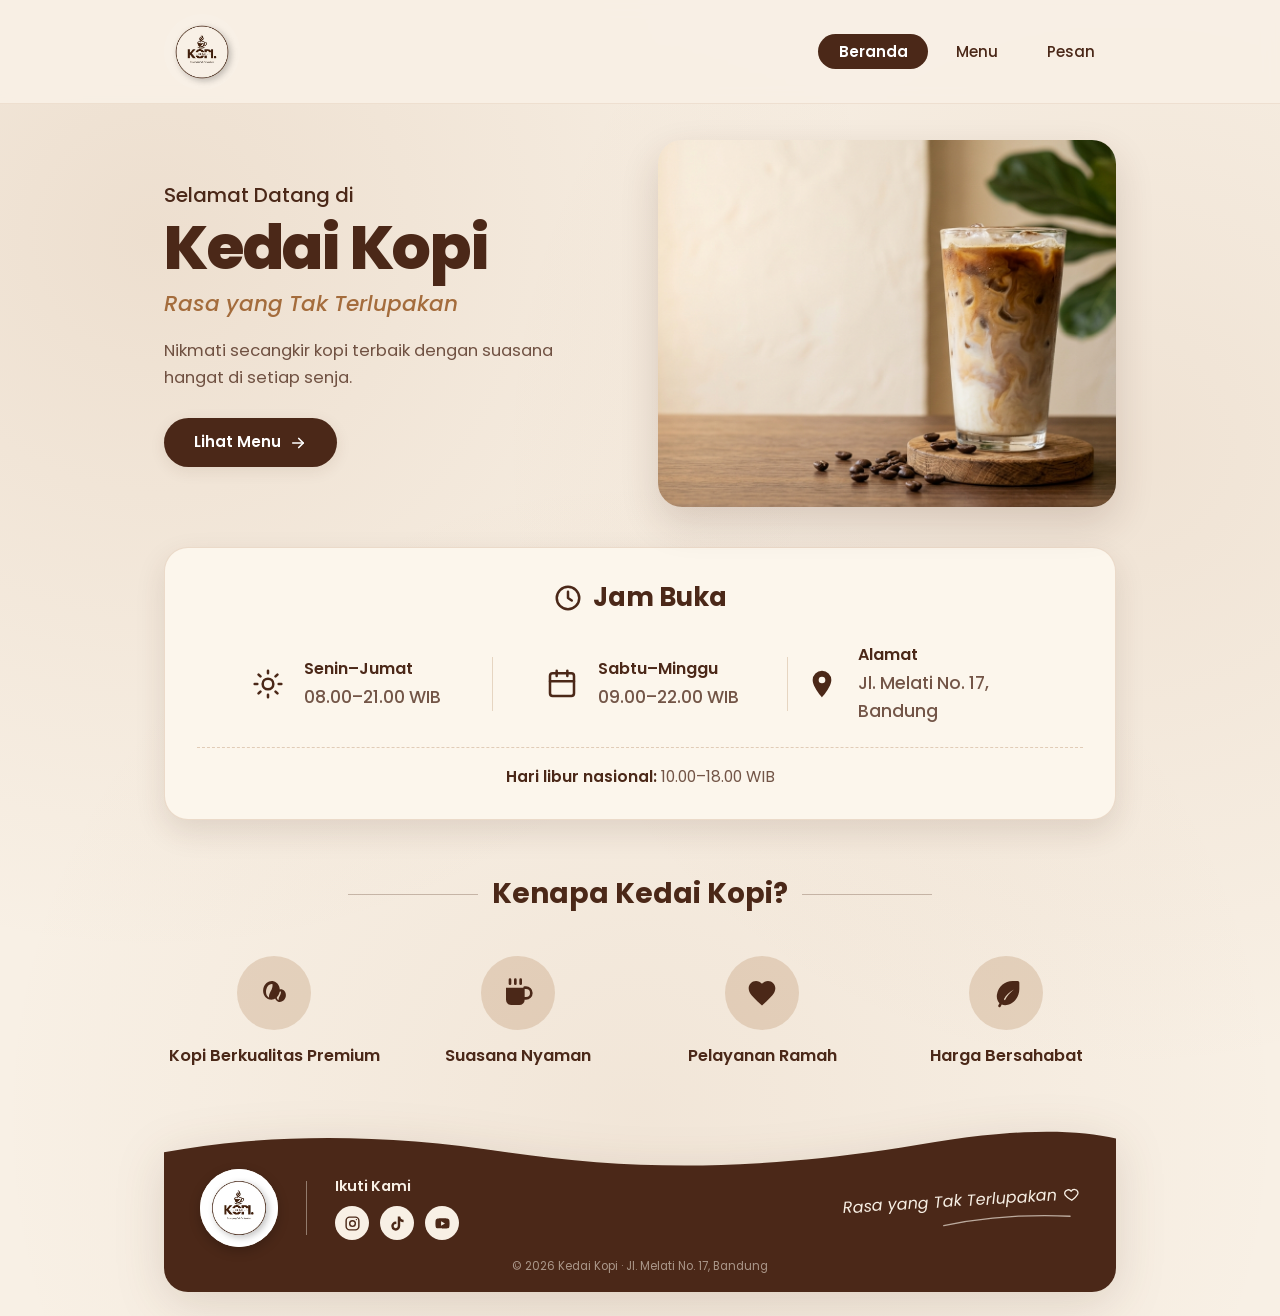
<file: index.html>
<!DOCTYPE html>
<html lang="id">

<head>
  <meta charset="utf-8">
  <meta name="viewport" content="width=device-width, initial-scale=1">
  <title>Kedai Kopi — Beranda</title>
  <link rel="stylesheet" href="css/style.css">
</head>

<body>

  <!-- ===== HEADER ===== -->
  <header class="site-header">
    <div class="container">
      <div class="nav-inner">
        <a href="index.html" class="nav-logo">
          <img src="img/kedai-kopi.jpg" alt="Logo Kedai Kopi — Rasa yang Tak Terlupakan">
        </a>
        <nav aria-label="Navigasi utama">
          <ul class="nav-links">
            <li><a href="index.html" aria-current="page">Beranda</a></li>
            <li><a href="menu.html">Menu</a></li>
            <li><a href="pesan.html">Pesan</a></li>
          </ul>
        </nav>
      </div>
    </div>
  </header>

  <main>

    <!-- ===== HERO SECTION ===== -->
    <section class="hero" aria-labelledby="hero-heading">
      <div class="container">
        <div class="hero-inner">
          <div class="hero-content">
            <p class="hero-eyebrow">Selamat Datang di</p>
            <h1 id="hero-heading" class="hero-title">Kedai Kopi</h1>
            <p class="hero-tagline">Rasa yang Tak Terlupakan</p>
            <p class="hero-desc">Nikmati secangkir kopi terbaik dengan suasana hangat di setiap senja.</p>
            <a href="menu.html" class="btn btn-primary">
              <span>Lihat Menu</span>
              <svg width="18" height="18" viewBox="0 0 24 24" fill="none" stroke="currentColor" stroke-width="2.2"
                stroke-linecap="round" stroke-linejoin="round" aria-hidden="true">
                <path d="M5 12h14" />
                <path d="m13 6 6 6-6 6" />
              </svg>
            </a>
          </div>
          <div class="hero-image-wrap">
            <img src="img/hero-kopi.jpg" alt="Segelas es kopi susu di Kedai Kopi dengan biji kopi di atas meja kayu">
          </div>
        </div>
      </div>
    </section>

    <!-- ===== JAM BUKA SECTION ===== -->
    <section class="jam-buka" aria-labelledby="jam-buka-heading">
      <div class="container">
        <div class="jam-buka-card">

          <div class="jam-card-header">
            <svg width="26" height="26" viewBox="0 0 24 24" fill="none" stroke="currentColor" stroke-width="2"
              stroke-linecap="round" stroke-linejoin="round" aria-hidden="true">
              <circle cx="12" cy="12" r="9" />
              <path d="M12 7v5l3 2" />
            </svg>
            <h2 id="jam-buka-heading" class="jam-card-title">Jam Buka</h2>
          </div>

          <div class="jam-row">
            <div class="jam-item">
              <span class="jam-icon" aria-hidden="true">
                <svg width="26" height="26" viewBox="0 0 24 24" fill="none" stroke="currentColor" stroke-width="1.9"
                  stroke-linecap="round" stroke-linejoin="round">
                  <circle cx="12" cy="12" r="4" />
                  <path
                    d="M12 2v2m0 16v2M4.93 4.93l1.41 1.41m11.32 11.32 1.41 1.41M2 12h2m16 0h2M4.93 19.07l1.41-1.41m11.32-11.32 1.41-1.41" />
                </svg>
              </span>
              <div>
                <p class="jam-label">Senin–Jumat</p>
                <p class="jam-value">08.00–21.00 WIB</p>
              </div>
            </div>

            <div class="jam-divider" role="separator"></div>

            <div class="jam-item">
              <span class="jam-icon" aria-hidden="true">
                <svg width="26" height="26" viewBox="0 0 24 24" fill="none" stroke="currentColor" stroke-width="1.9"
                  stroke-linecap="round" stroke-linejoin="round">
                  <rect x="3" y="4" width="18" height="17" rx="2" />
                  <path d="M16 2v4M8 2v4M3 10h18" />
                </svg>
              </span>
              <div>
                <p class="jam-label">Sabtu–Minggu</p>
                <p class="jam-value">09.00–22.00 WIB</p>
              </div>
            </div>

            <div class="jam-divider" role="separator"></div>

            <div class="jam-item">
              <span class="jam-icon" aria-hidden="true">
                <svg width="26" height="26" viewBox="0 0 24 24" fill="currentColor">
                  <path
                    d="M12 2a7 7 0 0 0-7 7c0 5.25 7 13 7 13s7-7.75 7-13a7 7 0 0 0-7-7Zm0 9.5a2.5 2.5 0 1 1 0-5 2.5 2.5 0 0 1 0 5Z" />
                </svg>
              </span>
              <div>
                <p class="jam-label">Alamat</p>
                <p class="jam-value">Jl. Melati No. 17, Bandung</p>
              </div>
            </div>
          </div>

          <p class="jam-holiday">
            <strong>Hari libur nasional:</strong> 10.00–18.00 WIB
          </p>

        </div>
      </div>
    </section>

    <!-- ===== KEUNGGULAN SECTION ===== -->
    <section class="keunggulan" aria-labelledby="keunggulan-heading">
      <div class="container">
        <h2 id="keunggulan-heading" class="keunggulan-title">Kenapa Kedai Kopi?</h2>
        <ul class="keunggulan-grid">

          <li class="keunggulan-item">
            <div class="keunggulan-badge" aria-hidden="true">
              <svg width="28" height="28" viewBox="0 0 24 24" fill="currentColor">
                <path
                  d="M11.6 3.2C8.3 2.5 4.8 4.9 4 8.7c-.8 3.8 1.3 7.5 4.6 8.2 3.3.7 6.8-1.7 7.6-5.5.8-3.8-1.3-7.5-4.6-8.2Zm-.7 2.2c.2 1.7-.4 3.7-1.4 5.3-.9 1.6-1.5 3.4-1.2 4.8-1.8-.9-2.7-3.4-2.1-6.1.6-2.7 2.5-4.4 4.7-4Z" />
                <path
                  d="M17.8 9.2c-2.2-.5-4.6 1.2-5.2 3.8-.6 2.6.8 5.2 3 5.7 2.2.5 4.6-1.2 5.2-3.8.6-2.6-.8-5.2-3-5.7Zm-.6 1.7c.1 1.1-.3 2.4-.9 3.4-.6 1-1 2.2-.8 3.2-1.2-.6-1.8-2.2-1.4-4 .4-1.7 1.7-2.8 3.1-2.6Z" />
              </svg>
            </div>
            <h3>Kopi Berkualitas Premium</h3>
          </li>

          <li class="keunggulan-item">
            <div class="keunggulan-badge" aria-hidden="true">
              <svg width="28" height="28" viewBox="0 0 24 24" fill="none" stroke="currentColor" stroke-width="2"
                stroke-linecap="round" stroke-linejoin="round">
                <path d="M17 8h1a4 4 0 1 1 0 8h-1" />
                <path d="M3 8h14v9a4 4 0 0 1-4 4H7a4 4 0 0 1-4-4V8z" fill="currentColor" stroke="none" />
                <path d="M6 2v3M10 2v3M14 2v3" />
              </svg>
            </div>
            <h3>Suasana Nyaman</h3>
          </li>

          <li class="keunggulan-item">
            <div class="keunggulan-badge" aria-hidden="true">
              <svg width="28" height="28" viewBox="0 0 24 24" fill="currentColor">
                <path
                  d="M12 21.35 10.55 20.03C5.4 15.36 2 12.28 2 8.5 2 5.42 4.42 3 7.5 3c1.74 0 3.41.81 4.5 2.09C13.09 3.81 14.76 3 16.5 3 19.58 3 22 5.42 22 8.5c0 3.78-3.4 6.86-8.55 11.54L12 21.35Z" />
              </svg>
            </div>
            <h3>Pelayanan Ramah</h3>
          </li>

          <li class="keunggulan-item">
            <div class="keunggulan-badge" aria-hidden="true">
              <svg width="28" height="28" viewBox="0 0 24 24" fill="currentColor">
                <path
                  d="M17 3C11 3 6.2 7.2 5.2 13.1c-.4 2.4.3 4.8 1.9 6.6l-.9 1.6a1 1 0 0 0 1.7 1l.9-1.6c1.5.5 3.1.6 4.7.1 4.9-1.3 8.5-6.1 8.5-11.8V4.2A1.2 1.2 0 0 0 20.8 3H17Zm-6.6 13.7c1.6-3.1 4.2-5.6 7.5-7.3-2.9 2.3-5.2 5-6.7 8-.3-.2-.6-.4-.8-.7Z" />
              </svg>
            </div>
            <h3>Harga Bersahabat</h3>
          </li>

        </ul>
      </div>
    </section>

  </main>

  <!-- ===== FOOTER ===== -->
  <footer class="site-footer">
    <div class="container">
      <div class="footer-card">
        <svg class="footer-wave" viewBox="0 0 1000 72" preserveAspectRatio="none" aria-hidden="true">
          <path class="footer-wave-accent" fill="currentColor" d="M0,44 C120,10 260,16 380,38 C520,62 680,58 840,26 C920,10 968,14 1000,26 L1000,72 L0,72 Z" />
          <path fill="currentColor" d="M0,34 C110,12 230,12 360,34 C510,58 640,54 810,22 C900,6 960,8 1000,18 L1000,72 L0,72 Z" />
        </svg>
        <div class="footer-body">
          <div class="footer-inner">
            <div class="footer-brand">
              <img src="img/kedai-kopi.jpg" alt="Logo Kedai Kopi" class="footer-logo-img">
            </div>

            <div class="footer-divider" role="separator"></div>

            <div class="footer-social">
              <h3>Ikuti Kami</h3>
              <div class="social-icons">
                <span class="social-icon" role="img" aria-label="Instagram Kedai Kopi">
                  <svg width="17" height="17" viewBox="0 0 24 24" fill="none" stroke="currentColor" stroke-width="2"
                    stroke-linecap="round" stroke-linejoin="round" aria-hidden="true">
                    <rect x="3" y="3" width="18" height="18" rx="5" />
                    <circle cx="12" cy="12" r="4" />
                    <circle cx="17.5" cy="6.5" r="1" fill="currentColor" stroke="none" />
                  </svg>
                </span>
                <span class="social-icon" role="img" aria-label="TikTok Kedai Kopi">
                  <svg width="17" height="17" viewBox="0 0 24 24" fill="currentColor" aria-hidden="true">
                    <path
                      d="M19.59 6.69a4.83 4.83 0 0 1-3.77-4.25V2h-3.45v13.67a2.89 2.89 0 1 1-2.88-2.88c.3 0 .6.04.88.12V9.4a6.33 6.33 0 0 0-.88-.06A6.34 6.34 0 0 0 3.15 15.7a6.34 6.34 0 0 0 10.82 4.48 6.28 6.28 0 0 0 1.85-4.48V8.7a8.18 8.18 0 0 0 4.77 1.52V6.78c-.34 0-.67-.03-1-.09Z" />
                  </svg>
                </span>
                <span class="social-icon" role="img" aria-label="YouTube Kedai Kopi">
                  <svg width="17" height="17" viewBox="0 0 24 24" fill="currentColor" aria-hidden="true">
                    <path
                      d="M21.58 7.19a2.75 2.75 0 0 0-1.94-1.95C17.93 4.75 12 4.75 12 4.75s-5.93 0-7.64.49a2.75 2.75 0 0 0-1.94 1.95A28.7 28.7 0 0 0 2 12a28.7 28.7 0 0 0 .42 4.81 2.75 2.75 0 0 0 1.94 1.95c1.71.49 7.64.49 7.64.49s5.93 0 7.64-.49a2.75 2.75 0 0 0 1.94-1.95A28.7 28.7 0 0 0 22 12a28.7 28.7 0 0 0-.42-4.81ZM10 15.2V8.8l5.5 3.2-5.5 3.2Z" />
                  </svg>
                </span>
              </div>
            </div>

            <div class="footer-tagline-box">
              <div class="footer-tagline-wrap">
                <span>Rasa yang Tak Terlupakan</span>
                <svg width="16" height="16" viewBox="0 0 24 24" fill="none" stroke="currentColor" stroke-width="2"
                  stroke-linecap="round" stroke-linejoin="round" aria-hidden="true">
                  <path
                    d="M12 21s-7-4.35-9.33-8.36C1.14 9.99 2.4 6.2 5.9 5.3A5.3 5.3 0 0 1 12 7.5a5.3 5.3 0 0 1 6.1-2.2c3.5.9 4.76 4.69 3.23 7.34C19 16.65 12 21 12 21z" />
                </svg>
              </div>
              <svg class="footer-swash" viewBox="0 0 160 12" fill="none" aria-hidden="true">
                <path d="M4 9 C52 2, 108 2, 156 7" stroke="currentColor" stroke-width="1.6" stroke-linecap="round" />
              </svg>
            </div>
          </div>

          <p class="footer-copy">&copy; 2026 Kedai Kopi &middot; Jl. Melati No. 17, Bandung</p>
        </div>
      </div>
    </div>
  </footer>

</body>

</html>
</file>
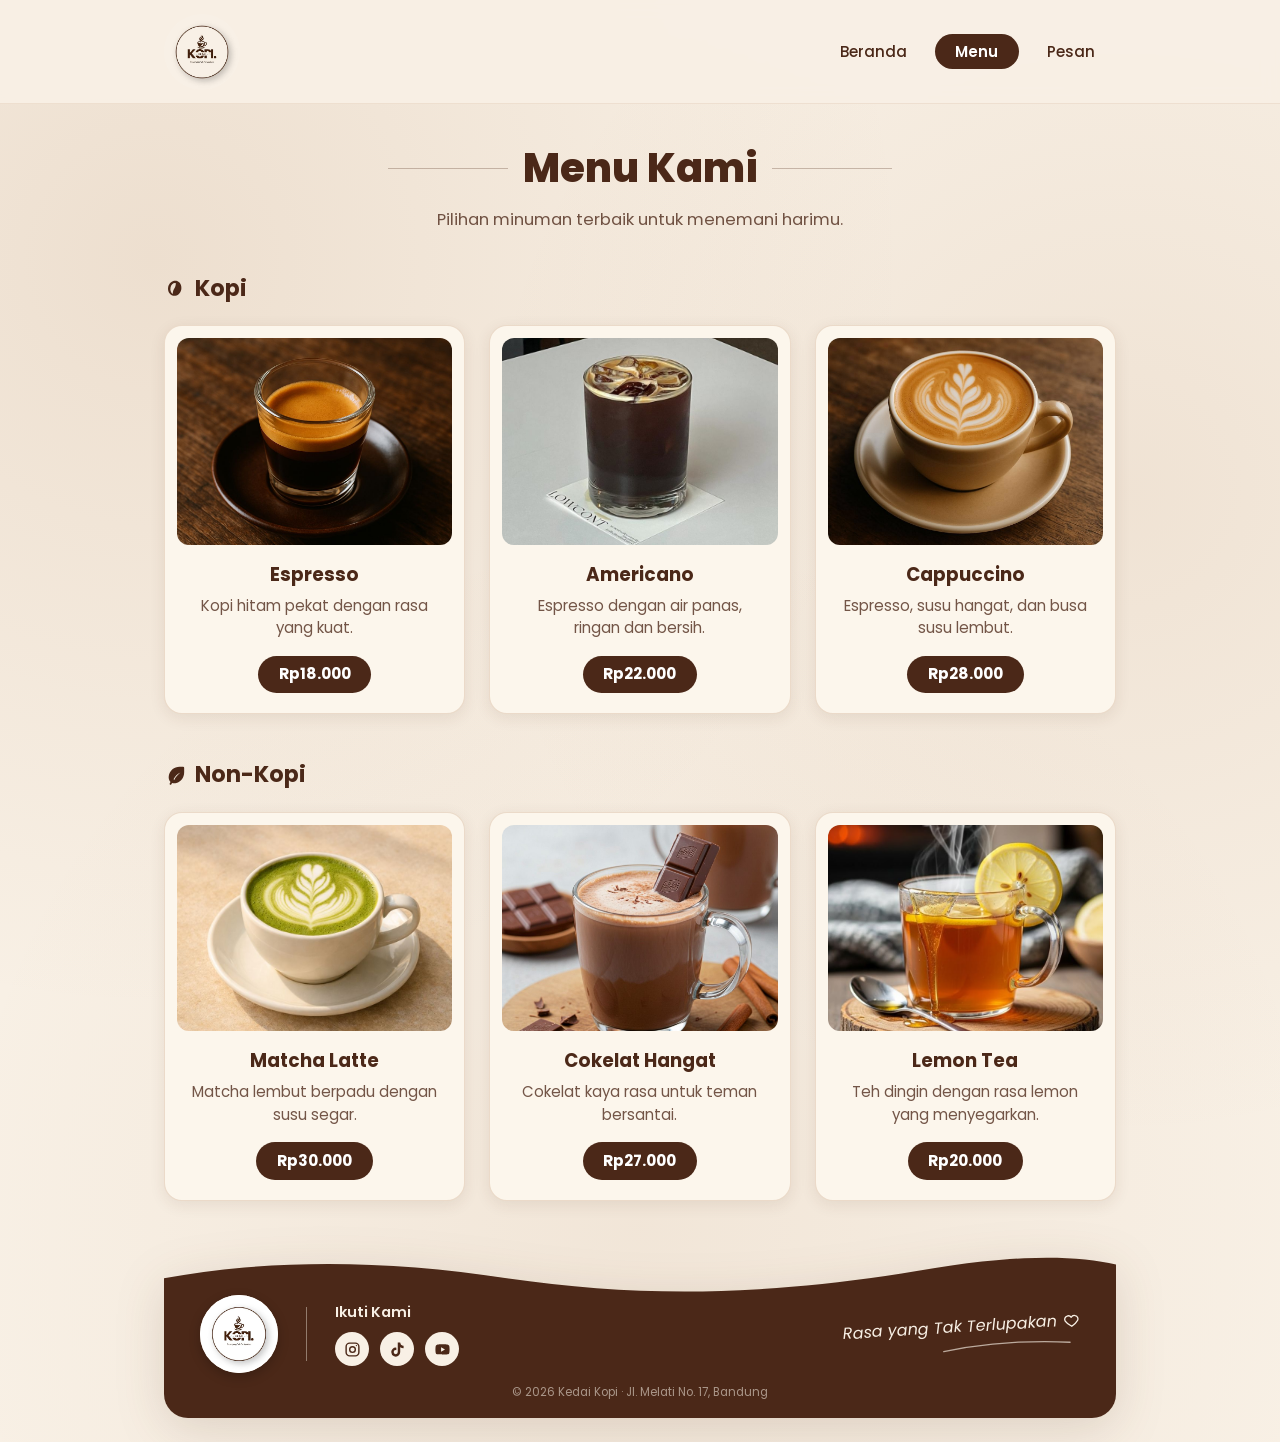
<file: menu.html>
<!DOCTYPE html>
<html lang="id">
  <head>
    <meta charset="utf-8">
    <meta name="viewport" content="width=device-width, initial-scale=1">
    <title>Kedai Kopi — Menu</title>
    <link rel="stylesheet" href="css/style.css">
  </head>
  <body>

    <!-- ===== HEADER ===== -->
    <header class="site-header">
      <div class="container">
        <div class="nav-inner">
          <a href="index.html" class="nav-logo">
            <img src="img/kedai-kopi.jpg" alt="Logo Kedai Kopi — Rasa yang Tak Terlupakan">
          </a>
          <nav aria-label="Navigasi utama">
            <ul class="nav-links">
              <li><a href="index.html">Beranda</a></li>
              <li><a href="menu.html" aria-current="page">Menu</a></li>
              <li><a href="pesan.html">Pesan</a></li>
            </ul>
          </nav>
        </div>
      </div>
    </header>

    <main>

      <!-- ===== MENU PAGE HEADER ===== -->
      <div class="menu-page-header">
        <div class="container">
          <h1 class="menu-page-title">Menu Kami</h1>
          <p class="menu-page-subtitle">Pilihan minuman terbaik untuk menemani harimu.</p>
        </div>
      </div>

      <!-- ===== KATEGORI KOPI ===== -->
      <section class="menu-category" aria-labelledby="kategori-kopi">
        <div class="container">
          <h2 id="kategori-kopi" class="category-title">
            <svg width="22" height="22" viewBox="0 0 24 24" fill="currentColor" aria-hidden="true">
              <path d="M13.5 3C9.6 2.2 5.6 5.1 4.6 9.6c-1 4.5 1.4 8.8 5.3 9.7 3.9.9 7.9-2 8.9-6.5 1-4.5-1.4-8.9-5.3-9.8Zm-.7 2.5c.3 2-.5 4.4-1.7 6.3-1.1 1.9-1.7 4-1.4 5.7-2.2-1.1-3.3-4.1-2.5-7.3.7-3.2 2.9-5.2 5.6-4.7Z"/>
            </svg>
            <span>Kopi</span>
          </h2>

          <ul class="menu-grid">

            <li class="menu-card">
              <img src="img/espresso.jpg" alt="Secangkir Espresso hangat dengan crema keemasan" class="menu-card-img">
              <div class="menu-card-body">
                <h3 class="menu-card-name">Espresso</h3>
                <p class="menu-card-desc">Kopi hitam pekat dengan rasa yang kuat.</p>
                <a href="pesan.html" class="menu-card-price">Rp18.000</a>
              </div>
            </li>

            <li class="menu-card">
              <img src="img/americano.jpg" alt="Segelas Americano dingin segar di atas meja" class="menu-card-img">
              <div class="menu-card-body">
                <h3 class="menu-card-name">Americano</h3>
                <p class="menu-card-desc">Espresso dengan air panas, ringan dan bersih.</p>
                <a href="pesan.html" class="menu-card-price">Rp22.000</a>
              </div>
            </li>

            <li class="menu-card">
              <img src="img/cappucino.jpg" alt="Secangkir Cappuccino dengan latte art lembut" class="menu-card-img">
              <div class="menu-card-body">
                <h3 class="menu-card-name">Cappuccino</h3>
                <p class="menu-card-desc">Espresso, susu hangat, dan busa susu lembut.</p>
                <a href="pesan.html" class="menu-card-price">Rp28.000</a>
              </div>
            </li>

          </ul>
        </div>
      </section>

      <!-- ===== KATEGORI NON-KOPI ===== -->
      <section class="menu-category" aria-labelledby="kategori-non-kopi">
        <div class="container">
          <h2 id="kategori-non-kopi" class="category-title">
            <svg width="22" height="22" viewBox="0 0 24 24" fill="currentColor" aria-hidden="true">
              <path d="M17 3C11 3 6.2 7.2 5.2 13.1c-.4 2.4.3 4.8 1.9 6.6l-.9 1.6a1 1 0 0 0 1.7 1l.9-1.6c1.5.5 3.1.6 4.7.1 4.9-1.3 8.5-6.1 8.5-11.8V4.2A1.2 1.2 0 0 0 20.8 3H17Zm-6.6 13.7c1.6-3.1 4.2-5.6 7.5-7.3-2.9 2.3-5.2 5-6.7 8-.3-.2-.6-.4-.8-.7Z"/>
            </svg>
            <span>Non-Kopi</span>
          </h2>

          <ul class="menu-grid">

            <li class="menu-card">
              <img src="img/Matcha%20Latte.jpg" alt="Secangkir Matcha Latte hijau lembut dengan latte art" class="menu-card-img">
              <div class="menu-card-body">
                <h3 class="menu-card-name">Matcha Latte</h3>
                <p class="menu-card-desc">Matcha lembut berpadu dengan susu segar.</p>
                <a href="pesan.html" class="menu-card-price">Rp30.000</a>
              </div>
            </li>

            <li class="menu-card">
              <img src="img/Cokelat%20Hangat.jpg" alt="Segelas Cokelat Hangat dengan potongan cokelat" class="menu-card-img">
              <div class="menu-card-body">
                <h3 class="menu-card-name">Cokelat Hangat</h3>
                <p class="menu-card-desc">Cokelat kaya rasa untuk teman bersantai.</p>
                <a href="pesan.html" class="menu-card-price">Rp27.000</a>
              </div>
            </li>

            <li class="menu-card">
              <img src="img/Lemon%20Tea.jpg" alt="Segelas Lemon Tea segar dengan irisan lemon" class="menu-card-img menu-card-img--tea">
              <div class="menu-card-body">
                <h3 class="menu-card-name">Lemon Tea</h3>
                <p class="menu-card-desc">Teh dingin dengan rasa lemon yang menyegarkan.</p>
                <a href="pesan.html" class="menu-card-price">Rp20.000</a>
              </div>
            </li>

          </ul>
        </div>
      </section>

    </main>

    <!-- ===== FOOTER ===== -->
    <footer class="site-footer">
      <div class="container">
        <div class="footer-card">
          <svg class="footer-wave" viewBox="0 0 1000 72" preserveAspectRatio="none" aria-hidden="true">
            <path class="footer-wave-accent" fill="currentColor" d="M0,44 C120,10 260,16 380,38 C520,62 680,58 840,26 C920,10 968,14 1000,26 L1000,72 L0,72 Z"/>
            <path fill="currentColor" d="M0,34 C110,12 230,12 360,34 C510,58 640,54 810,22 C900,6 960,8 1000,18 L1000,72 L0,72 Z"/>
          </svg>
          <div class="footer-body">
            <div class="footer-inner">
              <div class="footer-brand">
                <img src="img/kedai-kopi.jpg" alt="Logo Kedai Kopi" class="footer-logo-img">
              </div>

              <div class="footer-divider" role="separator"></div>

              <div class="footer-social">
                <h3>Ikuti Kami</h3>
                <div class="social-icons">
                  <span class="social-icon" role="img" aria-label="Instagram Kedai Kopi">
                    <svg width="17" height="17" viewBox="0 0 24 24" fill="none" stroke="currentColor" stroke-width="2" stroke-linecap="round" stroke-linejoin="round" aria-hidden="true">
                      <rect x="3" y="3" width="18" height="18" rx="5"/>
                      <circle cx="12" cy="12" r="4"/>
                      <circle cx="17.5" cy="6.5" r="1" fill="currentColor" stroke="none"/>
                    </svg>
                  </span>
                  <span class="social-icon" role="img" aria-label="TikTok Kedai Kopi">
                    <svg width="17" height="17" viewBox="0 0 24 24" fill="currentColor" aria-hidden="true">
                      <path d="M19.59 6.69a4.83 4.83 0 0 1-3.77-4.25V2h-3.45v13.67a2.89 2.89 0 1 1-2.88-2.88c.3 0 .6.04.88.12V9.4a6.33 6.33 0 0 0-.88-.06A6.34 6.34 0 0 0 3.15 15.7a6.34 6.34 0 0 0 10.82 4.48 6.28 6.28 0 0 0 1.85-4.48V8.7a8.18 8.18 0 0 0 4.77 1.52V6.78c-.34 0-.67-.03-1-.09Z"/>
                    </svg>
                  </span>
                  <span class="social-icon" role="img" aria-label="YouTube Kedai Kopi">
                    <svg width="17" height="17" viewBox="0 0 24 24" fill="currentColor" aria-hidden="true">
                      <path d="M21.58 7.19a2.75 2.75 0 0 0-1.94-1.95C17.93 4.75 12 4.75 12 4.75s-5.93 0-7.64.49a2.75 2.75 0 0 0-1.94 1.95A28.7 28.7 0 0 0 2 12a28.7 28.7 0 0 0 .42 4.81 2.75 2.75 0 0 0 1.94 1.95c1.71.49 7.64.49 7.64.49s5.93 0 7.64-.49a2.75 2.75 0 0 0 1.94-1.95A28.7 28.7 0 0 0 22 12a28.7 28.7 0 0 0-.42-4.81ZM10 15.2V8.8l5.5 3.2-5.5 3.2Z"/>
                    </svg>
                  </span>
                </div>
              </div>

              <div class="footer-tagline-box">
                <div class="footer-tagline-wrap">
                  <span>Rasa yang Tak Terlupakan</span>
                  <svg width="16" height="16" viewBox="0 0 24 24" fill="none" stroke="currentColor" stroke-width="2" stroke-linecap="round" stroke-linejoin="round" aria-hidden="true">
                    <path d="M12 21s-7-4.35-9.33-8.36C1.14 9.99 2.4 6.2 5.9 5.3A5.3 5.3 0 0 1 12 7.5a5.3 5.3 0 0 1 6.1-2.2c3.5.9 4.76 4.69 3.23 7.34C19 16.65 12 21 12 21z"/>
                  </svg>
                </div>
                <svg class="footer-swash" viewBox="0 0 160 12" fill="none" aria-hidden="true">
                  <path d="M4 9 C52 2, 108 2, 156 7" stroke="currentColor" stroke-width="1.6" stroke-linecap="round"/>
                </svg>
              </div>
            </div>

            <p class="footer-copy">&copy; 2026 Kedai Kopi &middot; Jl. Melati No. 17, Bandung</p>
          </div>
        </div>
      </div>
    </footer>

  </body>
</html>
</file>
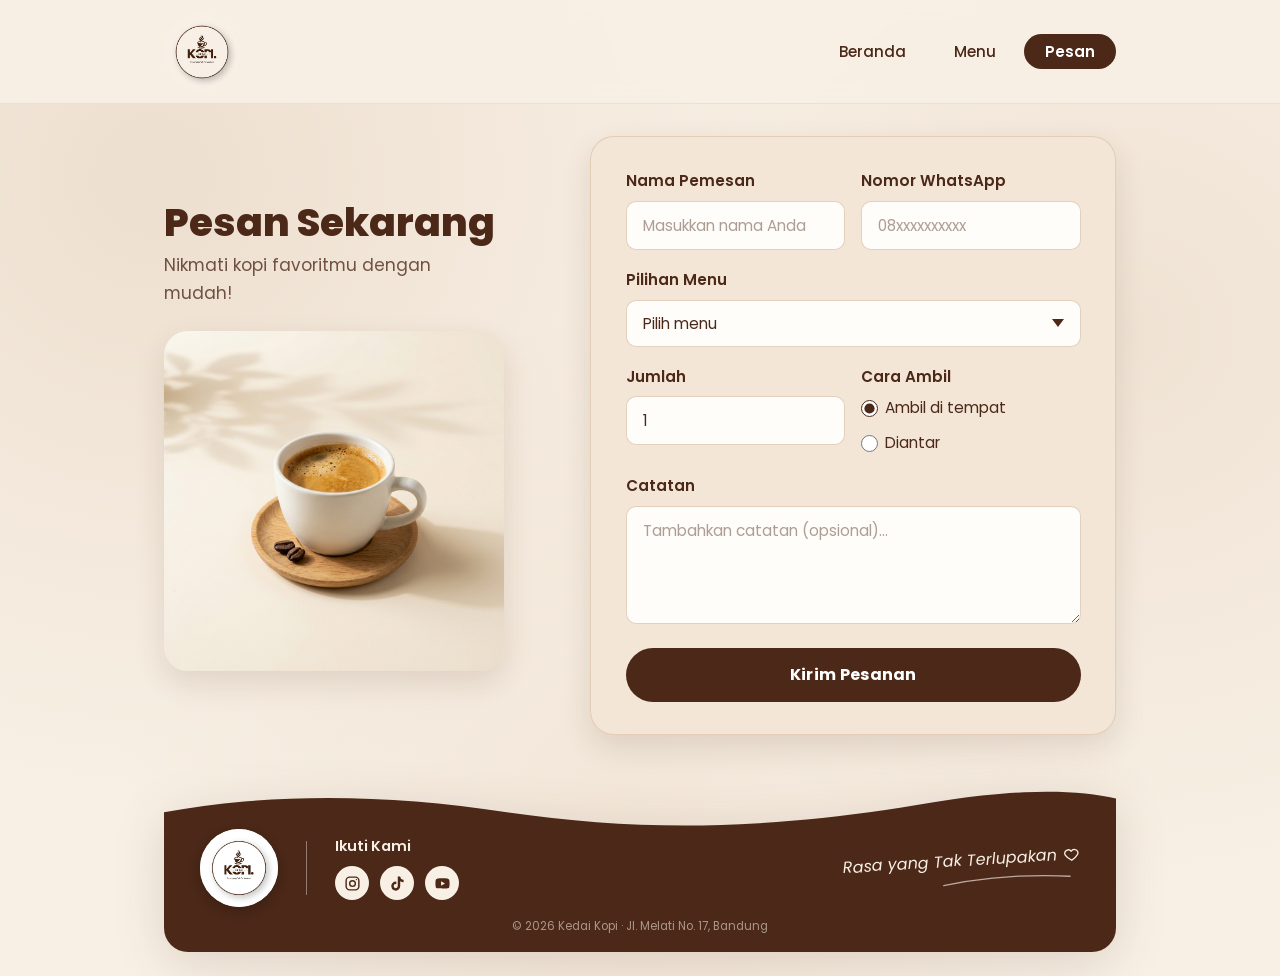
<file: pesan.html>
<!DOCTYPE html>
<html lang="id">
  <head>
    <meta charset="utf-8">
    <meta name="viewport" content="width=device-width, initial-scale=1">
    <title>Kedai Kopi — Pesan</title>
    <link rel="stylesheet" href="css/style.css">
  </head>
  <body>

    <!-- ===== HEADER ===== -->
    <header class="site-header">
      <div class="container">
        <div class="nav-inner">
          <a href="index.html" class="nav-logo">
            <img src="img/kedai-kopi.jpg" alt="Logo Kedai Kopi — Rasa yang Tak Terlupakan">
          </a>
          <nav aria-label="Navigasi utama">
            <ul class="nav-links">
              <li><a href="index.html">Beranda</a></li>
              <li><a href="menu.html">Menu</a></li>
              <li><a href="pesan.html" aria-current="page">Pesan</a></li>
            </ul>
          </nav>
        </div>
      </div>
    </header>

    <main>
      <section class="pesan-section" aria-labelledby="pesan-heading">
        <div class="container">
          <div class="pesan-inner">

            <!-- ===== LEFT DECORATIVE COLUMN ===== -->
            <div class="pesan-left">
              <h1 id="pesan-heading" class="pesan-left-title">Pesan Sekarang</h1>
              <p class="pesan-left-desc">Nikmati kopi favoritmu dengan mudah!</p>
              <img
                src="img/pesan-kopi.jpg"
                alt="Secangkir kopi hangat di atas tatakan kayu siap dinikmati"
                class="pesan-left-img"
              >
            </div>

            <!-- ===== RIGHT FORM COLUMN ===== -->
            <div class="pesan-right">
              <div class="form-card">
                <form action="pesan.html" method="get">

                  <div class="form-row">
                    <div class="form-group">
                      <label for="nama">Nama Pemesan</label>
                      <input
                        id="nama"
                        name="nama"
                        type="text"
                        placeholder="Masukkan nama Anda"
                        required
                        autocomplete="name"
                      >
                    </div>

                    <div class="form-group">
                      <label for="whatsapp">Nomor WhatsApp</label>
                      <input
                        id="whatsapp"
                        name="whatsapp"
                        type="tel"
                        placeholder="08xxxxxxxxxx"
                        required
                        autocomplete="tel"
                      >
                    </div>
                  </div>

                  <div class="form-group">
                    <label for="menu">Pilihan Menu</label>
                    <select id="menu" name="menu" required>
                      <option value="" disabled selected>Pilih menu</option>
                      <option value="espresso">Espresso — Rp18.000</option>
                      <option value="americano">Americano — Rp22.000</option>
                      <option value="cappuccino">Cappuccino — Rp28.000</option>
                      <option value="matcha-latte">Matcha Latte — Rp30.000</option>
                      <option value="cokelat-hangat">Cokelat Hangat — Rp27.000</option>
                      <option value="lemon-tea">Lemon Tea — Rp20.000</option>
                    </select>
                  </div>

                  <div class="form-row">
                    <div class="form-group">
                      <label for="jumlah">Jumlah</label>
                      <input
                        id="jumlah"
                        name="jumlah"
                        type="number"
                        min="1"
                        max="10"
                        value="1"
                      >
                    </div>

                    <fieldset class="form-fieldset">
                      <legend>Cara Ambil</legend>
                      <div class="radio-group">
                        <label class="radio-label" for="ambil-di-tempat">
                          <input
                            id="ambil-di-tempat"
                            name="cara_ambil"
                            type="radio"
                            value="ambil-di-tempat"
                            checked
                          >
                          <span>Ambil di tempat</span>
                        </label>
                        <label class="radio-label" for="diantar">
                          <input
                            id="diantar"
                            name="cara_ambil"
                            type="radio"
                            value="diantar"
                          >
                          <span>Diantar</span>
                        </label>
                      </div>
                    </fieldset>
                  </div>

                  <div class="form-group">
                    <label for="catatan">Catatan</label>
                    <textarea
                      id="catatan"
                      name="catatan"
                      rows="4"
                      placeholder="Tambahkan catatan (opsional)..."
                    ></textarea>
                  </div>

                  <button type="submit" class="btn-submit">Kirim Pesanan</button>

                </form>
              </div>
            </div>

          </div>
        </div>
      </section>
    </main>

    <!-- ===== FOOTER ===== -->
    <footer class="site-footer">
      <div class="container">
        <div class="footer-card">
          <svg class="footer-wave" viewBox="0 0 1000 72" preserveAspectRatio="none" aria-hidden="true">
            <path class="footer-wave-accent" fill="currentColor" d="M0,44 C120,10 260,16 380,38 C520,62 680,58 840,26 C920,10 968,14 1000,26 L1000,72 L0,72 Z"/>
            <path fill="currentColor" d="M0,34 C110,12 230,12 360,34 C510,58 640,54 810,22 C900,6 960,8 1000,18 L1000,72 L0,72 Z"/>
          </svg>
          <div class="footer-body">
            <div class="footer-inner">
              <div class="footer-brand">
                <img src="img/kedai-kopi.jpg" alt="Logo Kedai Kopi" class="footer-logo-img">
              </div>

              <div class="footer-divider" role="separator"></div>

              <div class="footer-social">
                <h3>Ikuti Kami</h3>
                <div class="social-icons">
                  <span class="social-icon" role="img" aria-label="Instagram Kedai Kopi">
                    <svg width="17" height="17" viewBox="0 0 24 24" fill="none" stroke="currentColor" stroke-width="2" stroke-linecap="round" stroke-linejoin="round" aria-hidden="true">
                      <rect x="3" y="3" width="18" height="18" rx="5"/>
                      <circle cx="12" cy="12" r="4"/>
                      <circle cx="17.5" cy="6.5" r="1" fill="currentColor" stroke="none"/>
                    </svg>
                  </span>
                  <span class="social-icon" role="img" aria-label="TikTok Kedai Kopi">
                    <svg width="17" height="17" viewBox="0 0 24 24" fill="currentColor" aria-hidden="true">
                      <path d="M19.59 6.69a4.83 4.83 0 0 1-3.77-4.25V2h-3.45v13.67a2.89 2.89 0 1 1-2.88-2.88c.3 0 .6.04.88.12V9.4a6.33 6.33 0 0 0-.88-.06A6.34 6.34 0 0 0 3.15 15.7a6.34 6.34 0 0 0 10.82 4.48 6.28 6.28 0 0 0 1.85-4.48V8.7a8.18 8.18 0 0 0 4.77 1.52V6.78c-.34 0-.67-.03-1-.09Z"/>
                    </svg>
                  </span>
                  <span class="social-icon" role="img" aria-label="YouTube Kedai Kopi">
                    <svg width="17" height="17" viewBox="0 0 24 24" fill="currentColor" aria-hidden="true">
                      <path d="M21.58 7.19a2.75 2.75 0 0 0-1.94-1.95C17.93 4.75 12 4.75 12 4.75s-5.93 0-7.64.49a2.75 2.75 0 0 0-1.94 1.95A28.7 28.7 0 0 0 2 12a28.7 28.7 0 0 0 .42 4.81 2.75 2.75 0 0 0 1.94 1.95c1.71.49 7.64.49 7.64.49s5.93 0 7.64-.49a2.75 2.75 0 0 0 1.94-1.95A28.7 28.7 0 0 0 22 12a28.7 28.7 0 0 0-.42-4.81ZM10 15.2V8.8l5.5 3.2-5.5 3.2Z"/>
                    </svg>
                  </span>
                </div>
              </div>

              <div class="footer-tagline-box">
                <div class="footer-tagline-wrap">
                  <span>Rasa yang Tak Terlupakan</span>
                  <svg width="16" height="16" viewBox="0 0 24 24" fill="none" stroke="currentColor" stroke-width="2" stroke-linecap="round" stroke-linejoin="round" aria-hidden="true">
                    <path d="M12 21s-7-4.35-9.33-8.36C1.14 9.99 2.4 6.2 5.9 5.3A5.3 5.3 0 0 1 12 7.5a5.3 5.3 0 0 1 6.1-2.2c3.5.9 4.76 4.69 3.23 7.34C19 16.65 12 21 12 21z"/>
                  </svg>
                </div>
                <svg class="footer-swash" viewBox="0 0 160 12" fill="none" aria-hidden="true">
                  <path d="M4 9 C52 2, 108 2, 156 7" stroke="currentColor" stroke-width="1.6" stroke-linecap="round"/>
                </svg>
              </div>
            </div>

            <p class="footer-copy">&copy; 2026 Kedai Kopi &middot; Jl. Melati No. 17, Bandung</p>
          </div>
        </div>
      </div>
    </footer>

  </body>
</html>
</file>
<file: css/style.css>
/* ===================================================
   KEDAI KOPI — style.css
   Palet: Dark Coffee #4B2818 | Warm Cream #F8F0E5 | Caramel #A46C3C
   Font : Poppins (Google Fonts)
   Pendekatan: Mobile-first
   =================================================== */

/* ---------- 0. IMPORT FONT ---------- */
@import url('https://fonts.googleapis.com/css2?family=Poppins:ital,wght@0,400;0,500;0,600;0,700;0,800;1,400;1,500&display=swap');

/* ---------- 1. RESET & BOX MODEL ---------- */
*,
*::before,
*::after {
  box-sizing: border-box;
  margin: 0;
  padding: 0;
}

/* ---------- 2. VARIABEL PALET & TOKEN DESAIN ---------- */
:root {
  --dark-coffee: #4B2818;
  --warm-cream:  #F8F0E5;
  --caramel:     #A46C3C;
  --white:       #ffffff;

  --surface-card:      #FCF6EC;
  --surface-form-card: #F3E6D6;
  --surface-input:     #FFFDF9;
  --text-muted:        rgba(75, 40, 24, 0.78);
  --badge-cream:       rgba(164, 108, 60, 0.22);
  --border-soft:       rgba(164, 108, 60, 0.20);

  --shadow-sm:   0 4px 16px rgba(75, 40, 24, 0.09);
  --shadow-md:   0 12px 30px rgba(75, 40, 24, 0.12);
  --shadow-lg:   0 16px 38px rgba(75, 40, 24, 0.16);

  --radius-sm:   10px;
  --radius-md:   18px;
  --radius-lg:   24px;
  --radius-pill: 50px;
  --transition:  0.28s ease;
  --max-width:   1000px;
}

html {
  scroll-behavior: smooth;
}

body {
  min-height: 100vh;
  display: flex;
  flex-direction: column;
  font-family: 'Poppins', sans-serif;
  font-size: 1rem;
  line-height: 1.6;
  color: var(--dark-coffee);
  background-color: var(--warm-cream);
  background-image:
    radial-gradient(circle at 12% 18%, rgba(164, 108, 60, 0.13) 0%, transparent 46%),
    radial-gradient(circle at 88% 34%, rgba(164, 108, 60, 0.10) 0%, transparent 44%),
    radial-gradient(circle at 50% 85%, rgba(164, 108, 60, 0.08) 0%, transparent 50%);
}

main {
  flex: 1;
}

img {
  display: block;
  max-width: 100%;
  height: auto;
}

ul {
  list-style: none;
}

a {
  text-decoration: none;
  color: inherit;
}

button {
  cursor: pointer;
  font-family: inherit;
}

svg {
  display: block;
  flex-shrink: 0;
}

/* ---------- 3. CONTAINER ---------- */
.container {
  width: 100%;
  max-width: var(--max-width);
  margin-inline: auto;
  padding-inline: 1.25rem;
}

/* ---------- 4. HEADER / NAV ---------- */
.site-header {
  background-color: rgba(248, 240, 229, 0.94);
  backdrop-filter: blur(8px);
  border-bottom: 1px solid rgba(164, 108, 60, 0.12);
  position: sticky;
  top: 0;
  z-index: 100;
}

.nav-inner {
  display: flex;
  flex-direction: column;
  align-items: center;
  gap: 0.7rem;
  padding-block: 0.85rem;
}

.nav-logo {
  display: inline-flex;
  align-items: center;
  justify-content: center;
  flex-shrink: 0;
  border-radius: 50%;
  transition: transform var(--transition);
}

.nav-logo:hover {
  transform: scale(1.03);
}

.nav-logo img {
  width: 70px;
  height: 70px;
  object-fit: contain;
  border-radius: 50%;
  mix-blend-mode: multiply;
}

.nav-links {
  display: flex;
  align-items: center;
  justify-content: center;
  flex-wrap: wrap;
  gap: 0.45rem;
}

.nav-links a {
  font-size: 0.94rem;
  font-weight: 500;
  color: var(--dark-coffee);
  padding: 0.45rem 1.3rem;
  border-radius: var(--radius-pill);
  transition: background-color var(--transition), color var(--transition), transform var(--transition);
}

.nav-links a:hover {
  background-color: var(--caramel);
  color: var(--white);
}

.nav-links a[aria-current="page"] {
  background-color: var(--dark-coffee);
  color: var(--white);
  font-weight: 600;
}

.nav-links a[aria-current="page"]:hover {
  background-color: var(--dark-coffee);
}

/* ---------- 5. BUTTONS ---------- */
.btn {
  display: inline-flex;
  align-items: center;
  justify-content: center;
  gap: 0.55rem;
  padding: 0.8rem 1.85rem;
  border-radius: var(--radius-pill);
  font-weight: 600;
  font-size: 0.95rem;
  border: none;
  transition: background-color var(--transition), transform var(--transition), box-shadow var(--transition);
}

.btn-primary {
  background-color: var(--dark-coffee);
  color: var(--white);
  box-shadow: var(--shadow-sm);
}

.btn-primary:hover {
  background-color: var(--caramel);
  transform: translateY(-2px);
  box-shadow: var(--shadow-md);
}

/* ---------- 6. FOOTER ---------- */
.site-footer {
  margin-top: auto;
  padding-bottom: 1.5rem;
  color: var(--white);
}

.footer-card {
  filter: drop-shadow(0 10px 24px rgba(75, 40, 24, 0.14));
}

.footer-wave {
  width: 100%;
  height: 36px;
  color: var(--dark-coffee);
  margin-bottom: -2px;
}

.footer-wave-accent {
  color: var(--caramel);
  opacity: 0.38;
}

.footer-body {
  background-color: var(--dark-coffee);
  border-radius: 0 0 var(--radius-lg) var(--radius-lg);
  padding: 0.35rem 1.35rem 1.15rem;
}

.footer-inner {
  display: flex;
  flex-direction: column;
  align-items: center;
  gap: 1.1rem;
  text-align: center;
}

.footer-brand {
  display: flex;
  flex-direction: column;
  align-items: center;
}

.footer-logo-img {
  width: 78px;
  height: 78px;
  object-fit: contain;
  border-radius: 50%;
  background-color: var(--surface-card);
  box-shadow: 0 4px 12px rgba(0, 0, 0, 0.22);
}

.footer-divider {
  display: none;
}

.footer-social h3 {
  font-size: 0.9rem;
  font-weight: 600;
  color: var(--warm-cream);
  margin-bottom: 0.5rem;
}

.social-icons {
  display: flex;
  align-items: center;
  justify-content: center;
  gap: 0.7rem;
}

.social-icon {
  display: inline-flex;
  align-items: center;
  justify-content: center;
  width: 34px;
  height: 34px;
  border-radius: 50%;
  background-color: var(--warm-cream);
  color: var(--dark-coffee);
  transition: background-color var(--transition), color var(--transition), transform var(--transition);
}

.social-icon:hover {
  background-color: var(--caramel);
  color: var(--white);
  transform: translateY(-2px);
}

.footer-tagline-box {
  display: flex;
  flex-direction: column;
  align-items: center;
  gap: 0.2rem;
}

.footer-tagline-wrap {
  display: inline-flex;
  align-items: center;
  gap: 0.45rem;
  font-size: 1rem;
  font-style: italic;
  font-weight: 400;
  color: var(--warm-cream);
}

.footer-swash {
  width: 148px;
  height: 10px;
  color: rgba(248, 240, 229, 0.65);
}

.footer-copy {
  margin-top: 0.65rem;
  text-align: center;
  font-size: 0.72rem;
  color: rgba(248, 240, 229, 0.55);
}

/* =====================================================
   HALAMAN BERANDA (index.html)
   ===================================================== */

/* --- 7. HERO SECTION --- */
.hero {
  padding-block: 1.75rem 1.5rem;
}

.hero-inner {
  display: flex;
  flex-direction: column;
  align-items: center;
  gap: 2rem;
  text-align: center;
}

.hero-content {
  display: flex;
  flex-direction: column;
  align-items: center;
}

.hero-eyebrow {
  font-size: clamp(1rem, 2.5vw, 1.25rem);
  font-weight: 500;
  color: var(--dark-coffee);
  margin-bottom: 0.25rem;
}

.hero-title {
  font-size: clamp(2.45rem, 7vw, 3.85rem);
  font-weight: 800;
  color: var(--dark-coffee);
  line-height: 1.08;
  letter-spacing: -0.02em;
  margin-bottom: 0.35rem;
}

.hero-tagline {
  font-size: clamp(1.05rem, 2.6vw, 1.35rem);
  font-style: italic;
  font-weight: 500;
  color: var(--caramel);
  margin-bottom: 1rem;
}

.hero-desc {
  font-size: 1.04rem;
  color: var(--text-muted);
  max-width: 38ch;
  margin-bottom: 1.65rem;
}

.hero-image-wrap {
  width: 100%;
  max-width: 440px;
}

.hero-image-wrap img {
  width: 100%;
  aspect-ratio: 5 / 4;
  object-fit: cover;
  object-position: 78% center;
  border-radius: var(--radius-lg);
  box-shadow: var(--shadow-lg);
}

/* --- 8. JAM BUKA SECTION --- */
.jam-buka {
  padding-block: 0.75rem 2.25rem;
}

.jam-buka-card {
  background-color: var(--surface-card);
  border: 1px solid var(--border-soft);
  border-radius: var(--radius-lg);
  box-shadow: var(--shadow-md);
  padding: 1.65rem 1.4rem;
}

.jam-card-header {
  display: flex;
  align-items: center;
  justify-content: center;
  gap: 0.65rem;
  margin-bottom: 1.5rem;
  color: var(--dark-coffee);
}

.jam-card-header svg {
  width: 30px;
  height: 30px;
}

.jam-card-title {
  font-size: 1.6rem;
  font-weight: 700;
  color: var(--dark-coffee);
}

.jam-row {
  display: flex;
  flex-direction: column;
  gap: 1.15rem;
}

.jam-item {
  display: flex;
  align-items: center;
  gap: 1rem;
  min-width: 0;
}

.jam-icon {
  width: 40px;
  height: 40px;
  color: var(--dark-coffee);
  display: flex;
  align-items: center;
  justify-content: center;
  flex-shrink: 0;
}

.jam-icon svg {
  width: 32px;
  height: 32px;
}

.jam-label {
  font-size: 1rem;
  font-weight: 600;
  color: var(--dark-coffee);
  margin-bottom: 0.15rem;
}

.jam-value {
  font-size: 1.08rem;
  font-weight: 500;
  color: var(--text-muted);
}

.jam-divider {
  width: 100%;
  height: 1px;
  background-color: rgba(164, 108, 60, 0.24);
}

.jam-holiday {
  margin-top: 1.35rem;
  padding-top: 1rem;
  border-top: 1px dashed rgba(164, 108, 60, 0.30);
  text-align: center;
  font-size: 0.98rem;
  color: var(--text-muted);
}

.jam-holiday strong {
  color: var(--dark-coffee);
  font-weight: 600;
}

/* --- 9. KEUNGGULAN SECTION --- */
.keunggulan {
  padding-block: 1rem 3rem;
}

.keunggulan-title {
  display: flex;
  align-items: center;
  justify-content: center;
  gap: 0.9rem;
  font-size: clamp(1.45rem, 3.5vw, 1.75rem);
  font-weight: 700;
  color: var(--dark-coffee);
  text-align: center;
  margin-bottom: 2rem;
}

.keunggulan-title::before,
.keunggulan-title::after {
  content: '';
  flex: 1;
  max-width: 130px;
  height: 1px;
  background-color: rgba(75, 40, 24, 0.28);
}

.keunggulan-grid {
  display: grid;
  grid-template-columns: repeat(2, 1fr);
  gap: 1.5rem 1rem;
}

.keunggulan-item {
  text-align: center;
  padding: 0.5rem 0.25rem;
}

.keunggulan-badge {
  width: 74px;
  height: 74px;
  border-radius: 50%;
  background-color: var(--badge-cream);
  color: var(--dark-coffee);
  display: flex;
  align-items: center;
  justify-content: center;
  margin: 0 auto 0.9rem;
  transition: background-color var(--transition), color var(--transition), transform var(--transition);
}

.keunggulan-badge svg {
  width: 32px;
  height: 32px;
}

.keunggulan-item:hover .keunggulan-badge {
  background-color: var(--caramel);
  color: var(--white);
  transform: translateY(-4px);
}

.keunggulan-item h3 {
  font-size: 1.02rem;
  font-weight: 600;
  color: var(--dark-coffee);
  line-height: 1.35;
}

/* =====================================================
   HALAMAN MENU (menu.html)
   ===================================================== */

/* --- 10. MENU PAGE HEADER --- */
.menu-page-header {
  text-align: center;
  padding-block: 2rem 1rem;
}

.menu-page-title {
  display: flex;
  align-items: center;
  justify-content: center;
  gap: 0.9rem;
  font-size: clamp(1.85rem, 5vw, 2.5rem);
  font-weight: 800;
  color: var(--dark-coffee);
  margin-bottom: 0.4rem;
}

.menu-page-title::before,
.menu-page-title::after {
  content: '';
  flex: 1;
  max-width: 120px;
  height: 1px;
  background-color: rgba(75, 40, 24, 0.28);
}

.menu-page-subtitle {
  font-size: 1.04rem;
  color: var(--text-muted);
}

/* --- 11. KATEGORI MENU --- */
.menu-category {
  padding-block: 1.35rem;
}

.menu-category:last-of-type {
  padding-bottom: 3rem;
}

.category-title {
  display: flex;
  align-items: center;
  gap: 0.55rem;
  font-size: 1.4rem;
  font-weight: 700;
  color: var(--dark-coffee);
  margin-bottom: 1.15rem;
}

/* --- 12. MENU GRID (mobile-first) --- */
.menu-grid {
  display: grid;
  grid-template-columns: 1fr;
  gap: 1.35rem;
}

/* --- 13. MENU CARD --- */
.menu-card {
  background-color: var(--surface-card);
  border-radius: var(--radius-md);
  border: 1px solid var(--border-soft);
  box-shadow: var(--shadow-sm);
  padding: 0.75rem 0.75rem 1.25rem;
  display: flex;
  flex-direction: column;
  text-align: center;
  transition: transform var(--transition), box-shadow var(--transition);
}

.menu-card:hover,
.menu-card:active {
  transform: translateY(-6px);
  box-shadow: var(--shadow-md);
}

.menu-card-img {
  width: 100%;
  aspect-ratio: 4 / 3;
  object-fit: cover;
  border-radius: 12px;
  margin-bottom: 0.95rem;
}

.menu-card-img--tea {
  object-position: center 68%;
}

.menu-card-body {
  flex: 1;
  display: flex;
  flex-direction: column;
  align-items: center;
  padding-inline: 0.4rem;
}

.menu-card-name {
  font-size: 1.15rem;
  font-weight: 700;
  color: var(--dark-coffee);
  margin-bottom: 0.35rem;
}

.menu-card-desc {
  font-size: 0.94rem;
  color: var(--text-muted);
  line-height: 1.5;
  flex: 1;
  max-width: 28ch;
  margin-bottom: 1rem;
}

.menu-card-price {
  display: inline-block;
  font-size: 0.96rem;
  font-weight: 700;
  color: var(--white);
  background-color: var(--dark-coffee);
  padding: 0.4rem 1.3rem;
  border-radius: var(--radius-pill);
  cursor: pointer;
  touch-action: manipulation;
  -webkit-tap-highlight-color: transparent;
  transition: background-color var(--transition), transform 0.15s ease;
}

.menu-card:hover .menu-card-price,
.menu-card:active .menu-card-price,
.menu-card-price:hover,
.menu-card-price:focus-visible,
.menu-card-price:active {
  background-color: var(--caramel);
}

.menu-card-price:active {
  transform: scale(0.96);
}

/* =====================================================
   HALAMAN PESAN (pesan.html)
   ===================================================== */

/* --- 14. PESAN PAGE LAYOUT --- */
.pesan-section {
  padding-block: 2rem 3rem;
}

.pesan-inner {
  display: flex;
  flex-direction: column;
  gap: 2rem;
}

.pesan-left {
  display: flex;
  flex-direction: column;
  align-items: center;
  text-align: center;
  min-width: 0;
}

.pesan-left-title {
  font-size: clamp(1.85rem, 5vw, 2.45rem);
  font-weight: 800;
  color: var(--dark-coffee);
  line-height: 1.15;
  margin-bottom: 0.45rem;
}

.pesan-left-desc {
  font-size: 1.06rem;
  color: var(--text-muted);
  max-width: 30ch;
  margin-bottom: 1.5rem;
}

.pesan-left-img {
  width: 100%;
  max-width: 340px;
  aspect-ratio: 1 / 1;
  object-fit: cover;
  border-radius: var(--radius-lg);
  box-shadow: var(--shadow-md);
}

.pesan-right {
  width: 100%;
  min-width: 0;
}

/* --- 15. FORM CARD --- */
.form-card {
  background-color: var(--surface-form-card);
  border: 1px solid var(--border-soft);
  border-radius: var(--radius-lg);
  box-shadow: var(--shadow-md);
  padding: 1.65rem 1.35rem;
}

/* --- 16. FORM ELEMENTS --- */
.form-row {
  display: grid;
  grid-template-columns: 1fr;
  gap: 0;
}

.form-group {
  display: flex;
  flex-direction: column;
  margin-bottom: 1.15rem;
  min-width: 0;
}

.form-group label,
.form-fieldset legend {
  font-size: 0.95rem;
  font-weight: 600;
  color: var(--dark-coffee);
  margin-bottom: 0.45rem;
}

.form-group input[type="text"],
.form-group input[type="tel"],
.form-group input[type="number"],
.form-group select,
.form-group textarea {
  width: 100%;
  padding: 0.75rem 1rem;
  border: 1.5px solid rgba(164, 108, 60, 0.30);
  border-radius: var(--radius-sm);
  font-family: inherit;
  font-size: 0.96rem;
  color: var(--dark-coffee);
  background-color: var(--surface-input);
  transition: border-color var(--transition), box-shadow var(--transition);
  appearance: none;
  -webkit-appearance: none;
}

.form-group input::placeholder,
.form-group textarea::placeholder {
  color: rgba(75, 40, 24, 0.45);
}

.form-group input:focus,
.form-group select:focus,
.form-group textarea:focus {
  outline: none;
  border-color: var(--caramel);
  box-shadow: 0 0 0 3px rgba(164, 108, 60, 0.22);
}

.form-group select {
  background-image: url("data:image/svg+xml,%3Csvg xmlns='http://www.w3.org/2000/svg' width='12' height='8' viewBox='0 0 12 8'%3E%3Cpath fill='%234B2818' d='M6 8L0 0h12z'/%3E%3C/svg%3E");
  background-repeat: no-repeat;
  background-position: right 0.95rem center;
  padding-right: 2.5rem;
}

.form-group textarea {
  resize: vertical;
  min-height: 92px;
}

/* --- 17. FIELDSET (Cara Ambil) --- */
.form-fieldset {
  border: none;
  padding: 0;
  margin-bottom: 1.15rem;
  background: transparent;
  min-width: 0;
}

.radio-group {
  display: flex;
  flex-wrap: wrap;
  align-items: center;
  gap: 0.65rem 1.25rem;
  min-height: 44px;
}

.radio-label {
  display: inline-flex;
  align-items: center;
  gap: 0.45rem;
  font-size: 0.96rem;
  color: var(--dark-coffee);
  cursor: pointer;
}

.radio-label input[type="radio"] {
  accent-color: var(--dark-coffee);
  width: 17px;
  height: 17px;
  cursor: pointer;
}

/* --- 18. SUBMIT BUTTON --- */
.btn-submit {
  width: 100%;
  padding: 0.9rem 1.5rem;
  background-color: var(--dark-coffee);
  color: var(--white);
  border: none;
  border-radius: var(--radius-pill);
  font-family: inherit;
  font-size: 1rem;
  font-weight: 700;
  letter-spacing: 0.02em;
  transition: background-color var(--transition), transform var(--transition), box-shadow var(--transition);
  margin-top: 0.35rem;
}

.btn-submit:hover {
  background-color: var(--caramel);
  transform: translateY(-2px);
  box-shadow: var(--shadow-md);
}

.btn-submit:active {
  transform: translateY(0);
}

/* =====================================================
   MEDIA QUERIES — TABLET (min-width: 600px)
   ===================================================== */
@media (min-width: 600px) {
  .container {
    padding-inline: 1.5rem;
  }

  /* NAV */
  .nav-inner {
    flex-direction: row;
    justify-content: space-between;
  }

  .nav-logo img {
    width: 76px;
    height: 76px;
  }

  /* HERO */
  .hero-inner {
    flex-direction: row;
    align-items: center;
    text-align: left;
    gap: 2.25rem;
  }

  .hero-content {
    flex: 1;
    align-items: flex-start;
  }

  .hero-image-wrap {
    flex: 1;
    max-width: 440px;
  }

  /* JAM BUKA */
  .jam-buka-card {
    padding: 1.85rem 2rem;
  }

  .jam-row {
    flex-direction: row;
    align-items: center;
    justify-content: space-between;
    gap: 0;
  }

  .jam-item {
    flex: 1;
    justify-content: center;
    padding-inline: 0.85rem;
  }

  .jam-divider {
    width: 1px;
    height: 54px;
    flex-shrink: 0;
  }

  /* KEUNGGULAN */
  .keunggulan-grid {
    grid-template-columns: repeat(4, 1fr);
    gap: 1.5rem;
  }

  /* MENU GRID — 2 kolom */
  .menu-grid {
    grid-template-columns: repeat(2, 1fr);
  }

  /* PESAN — 2 kolom input di tablet */
  .form-card {
    padding: 2rem 2.15rem;
  }

  .form-row {
    grid-template-columns: 1fr 1fr;
    gap: 1rem;
  }

  /* FOOTER */
  .footer-wave {
    height: 62px;
  }

  .footer-body {
    padding: 0 2.25rem 1.05rem;
  }

  .footer-inner {
    flex-direction: row;
    justify-content: flex-start;
    align-items: center;
    gap: 1.75rem;
    margin-top: -16px;
    position: relative;
    z-index: 1;
    text-align: left;
  }

  .footer-divider {
    display: block;
    width: 1px;
    height: 54px;
    background-color: rgba(248, 240, 229, 0.42);
  }

  .footer-tagline-box {
    margin-left: auto;
    align-items: flex-end;
    transform: rotate(-3.5deg);
  }

  .social-icons {
    justify-content: flex-start;
  }
}

/* =====================================================
   MEDIA QUERIES — DESKTOP (min-width: 960px)
   ===================================================== */
@media (min-width: 960px) {
  .hero {
    padding-block: 2.25rem 1.75rem;
  }

  .hero-image-wrap {
    max-width: 470px;
  }

  /* MENU GRID — 3 kolom */
  .menu-grid {
    grid-template-columns: repeat(3, 1fr);
    gap: 1.5rem;
  }

  /* PESAN — 2 kolom halaman pada desktop */
  .pesan-inner {
    flex-direction: row;
    align-items: center;
    gap: 3rem;
  }

  .pesan-left {
    flex: 0.9;
    align-items: flex-start;
    text-align: left;
  }

  .pesan-right {
    flex: 1.25;
  }
}
</file>
